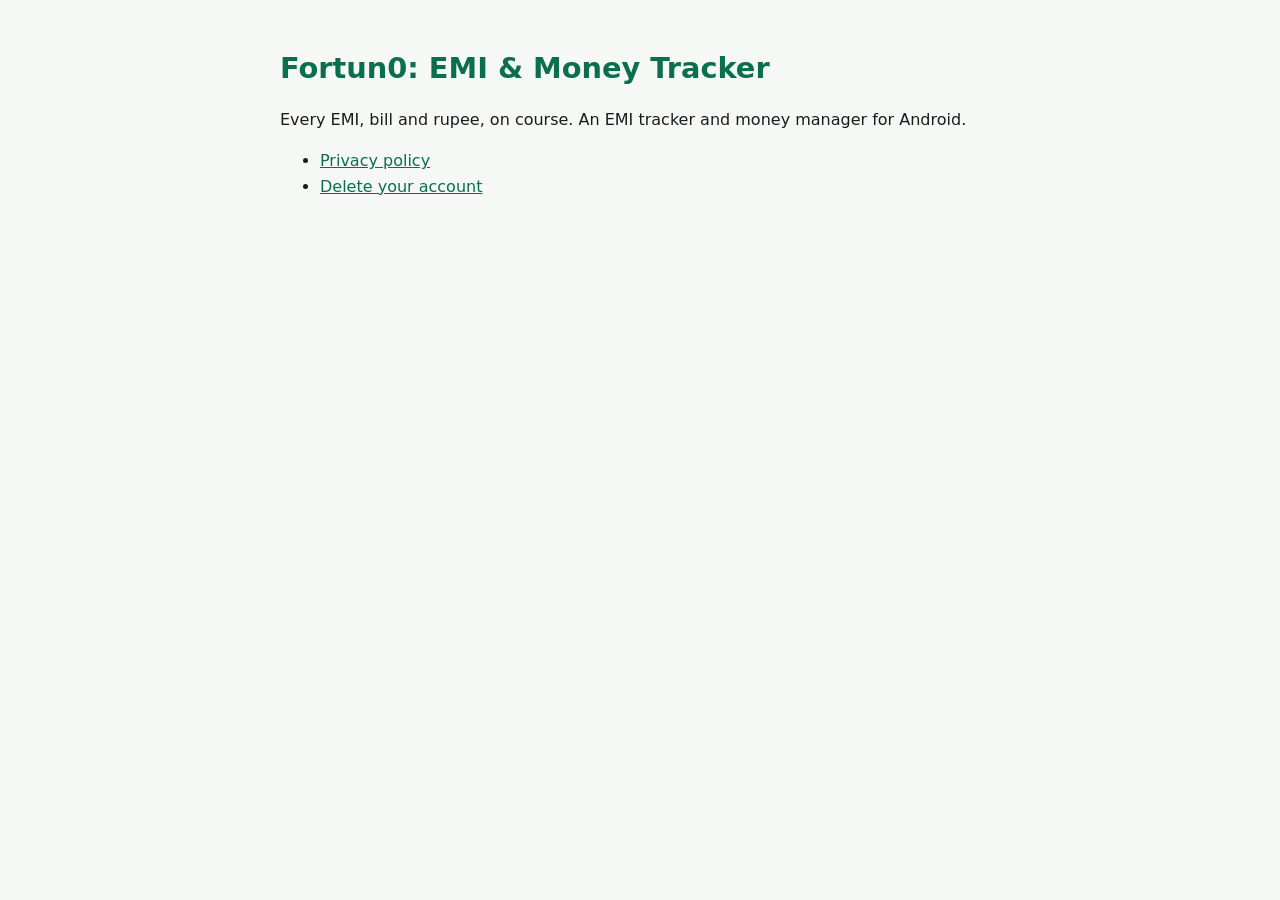
<file: public/index.html>
<!doctype html>
<html lang="en">
<head>
<meta charset="utf-8">
<meta name="viewport" content="width=device-width, initial-scale=1">
<title>Fortun0: EMI & Money Tracker</title>
<link rel="stylesheet" href="style.css">
</head>
<body>
<main>
<h1>Fortun0: EMI & Money Tracker</h1>
<p>Every EMI, bill and rupee, on course. An EMI tracker and money manager for Android.</p>
<ul>
  <li><a href="privacy.html">Privacy policy</a></li>
  <li><a href="delete-account.html">Delete your account</a></li>
</ul>
</main>
</body>
</html>
</file>
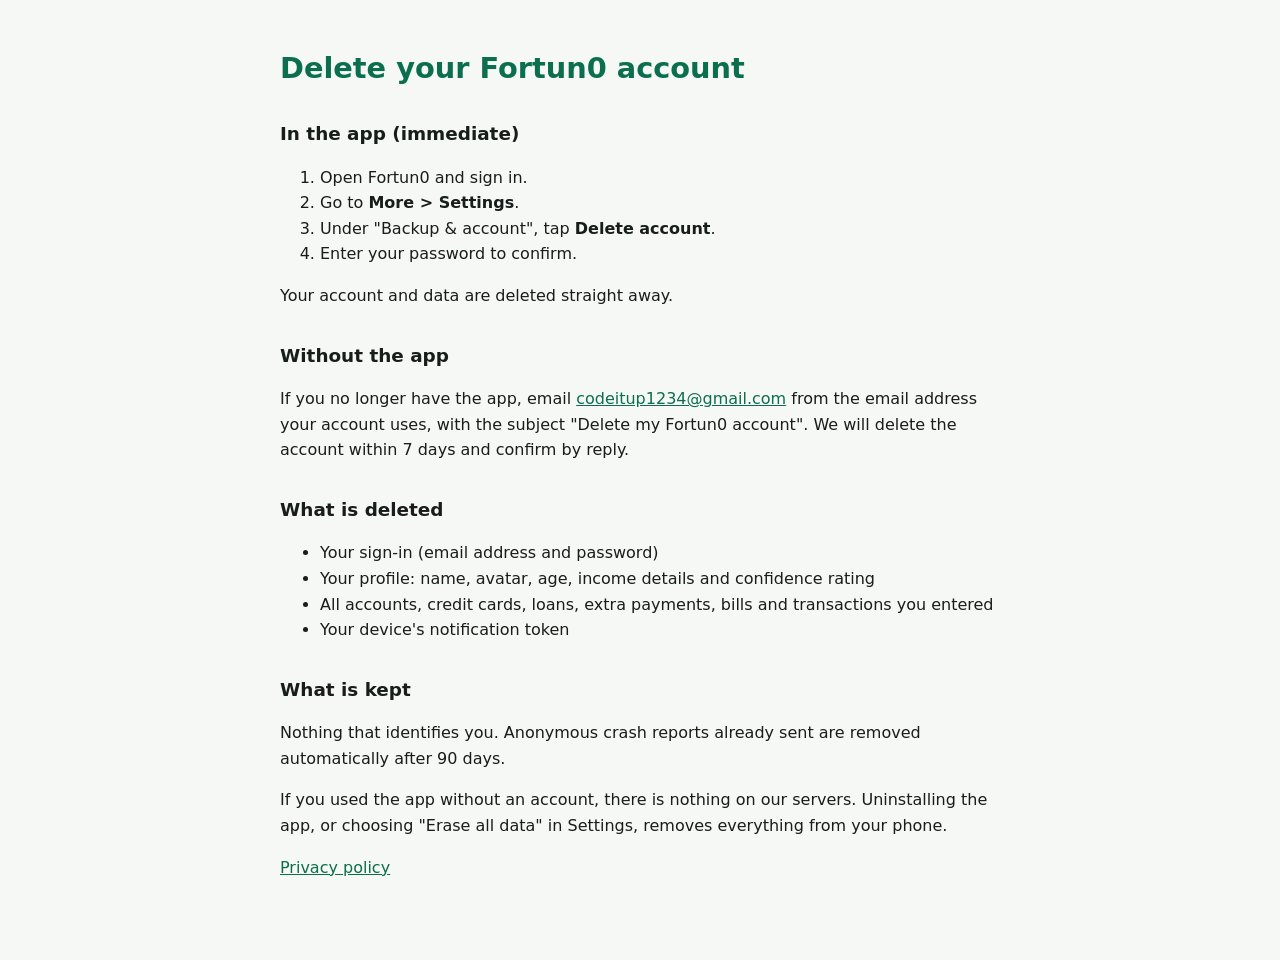
<file: public/delete-account.html>
<!doctype html>
<html lang="en">
<head>
<meta charset="utf-8">
<meta name="viewport" content="width=device-width, initial-scale=1">
<title>Delete your account - Fortun0</title>
<link rel="stylesheet" href="style.css">
</head>
<body>
<main>
<h1>Delete your Fortun0 account</h1>

<h2>In the app (immediate)</h2>
<ol>
  <li>Open Fortun0 and sign in.</li>
  <li>Go to <strong>More &gt; Settings</strong>.</li>
  <li>Under "Backup &amp; account", tap <strong>Delete account</strong>.</li>
  <li>Enter your password to confirm.</li>
</ol>
<p>Your account and data are deleted straight away.</p>

<h2>Without the app</h2>
<p>If you no longer have the app, email <a href="mailto:codeitup1234@gmail.com?subject=Delete%20my%20Paisa%20Pilot%20account">codeitup1234@gmail.com</a>
from the email address your account uses, with the subject "Delete my Fortun0 account".
We will delete the account within 7 days and confirm by reply.</p>

<h2>What is deleted</h2>
<ul>
  <li>Your sign-in (email address and password)</li>
  <li>Your profile: name, avatar, age, income details and confidence rating</li>
  <li>All accounts, credit cards, loans, extra payments, bills and transactions you entered</li>
  <li>Your device's notification token</li>
</ul>

<h2>What is kept</h2>
<p>Nothing that identifies you. Anonymous crash reports already sent are removed automatically after 90 days.</p>

<p>If you used the app without an account, there is nothing on our servers. Uninstalling the app,
or choosing "Erase all data" in Settings, removes everything from your phone.</p>

<p><a href="privacy.html">Privacy policy</a></p>
</main>
</body>
</html>
</file>
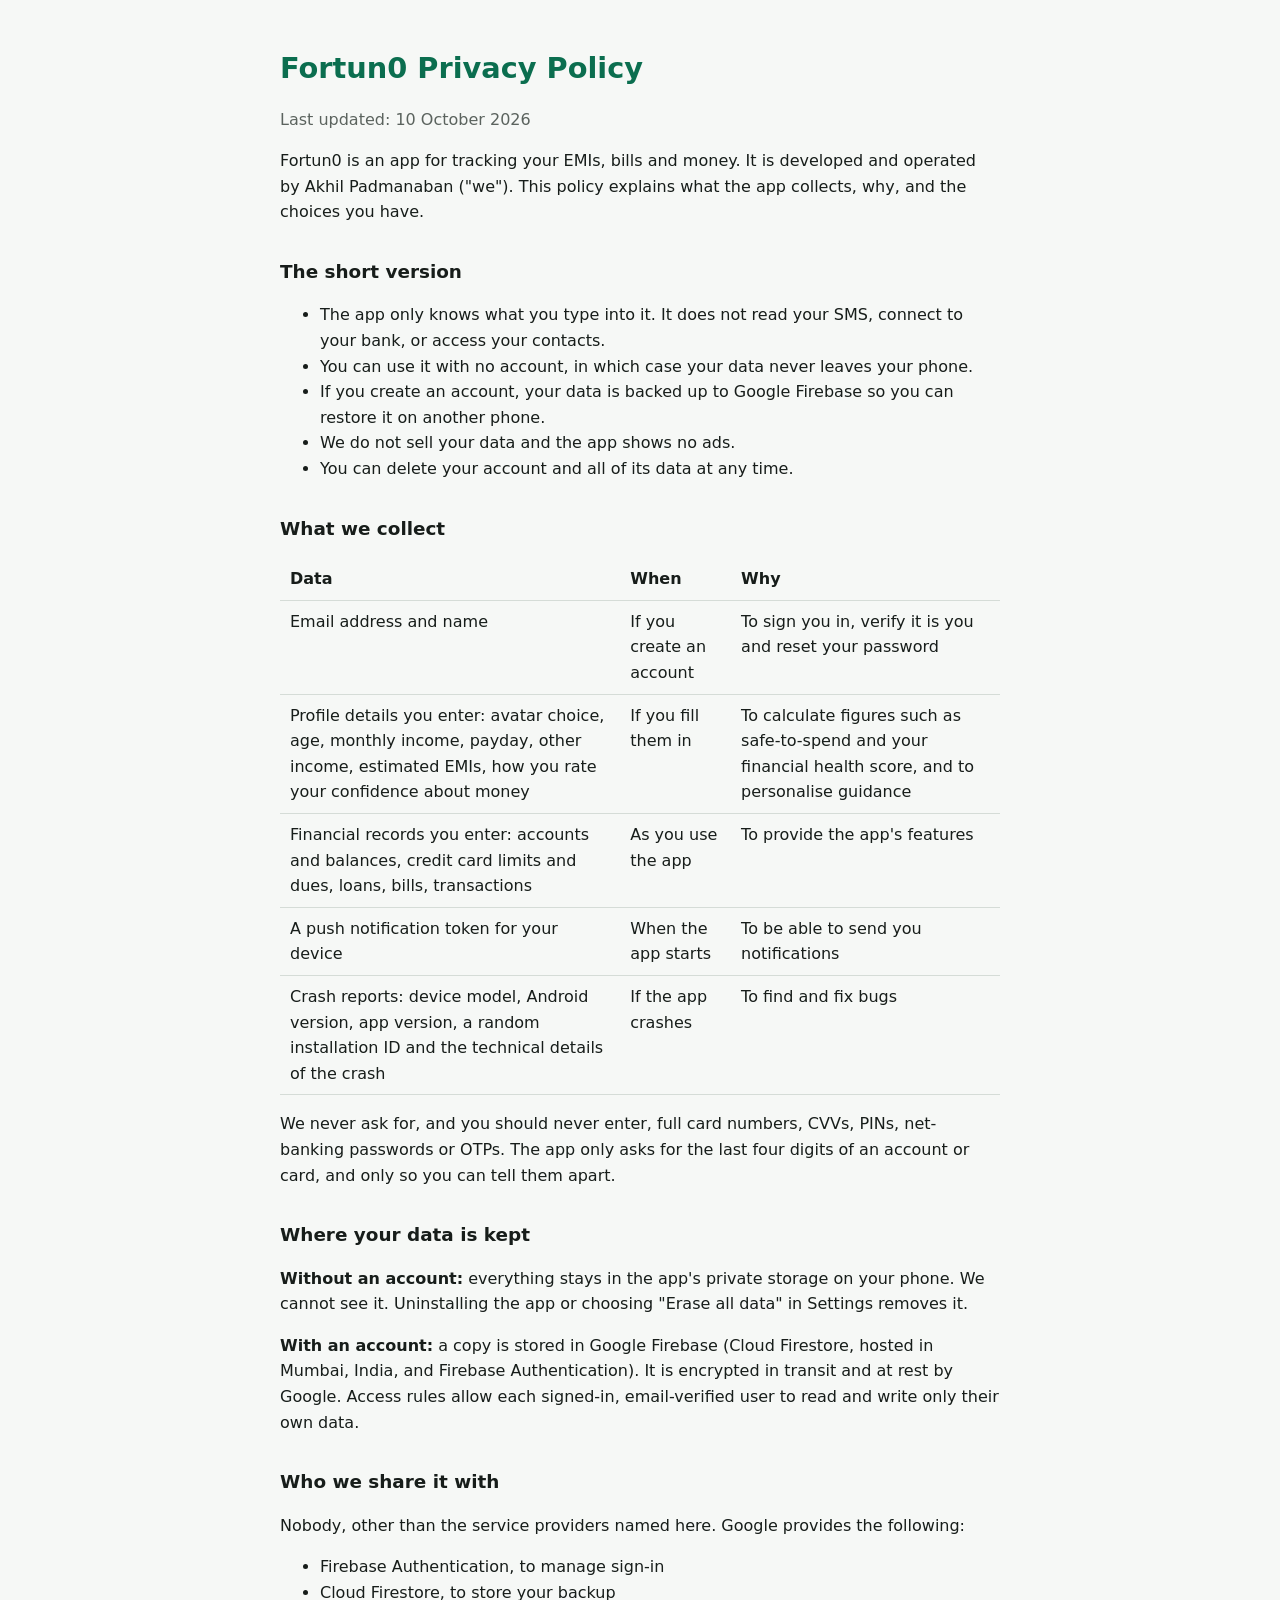
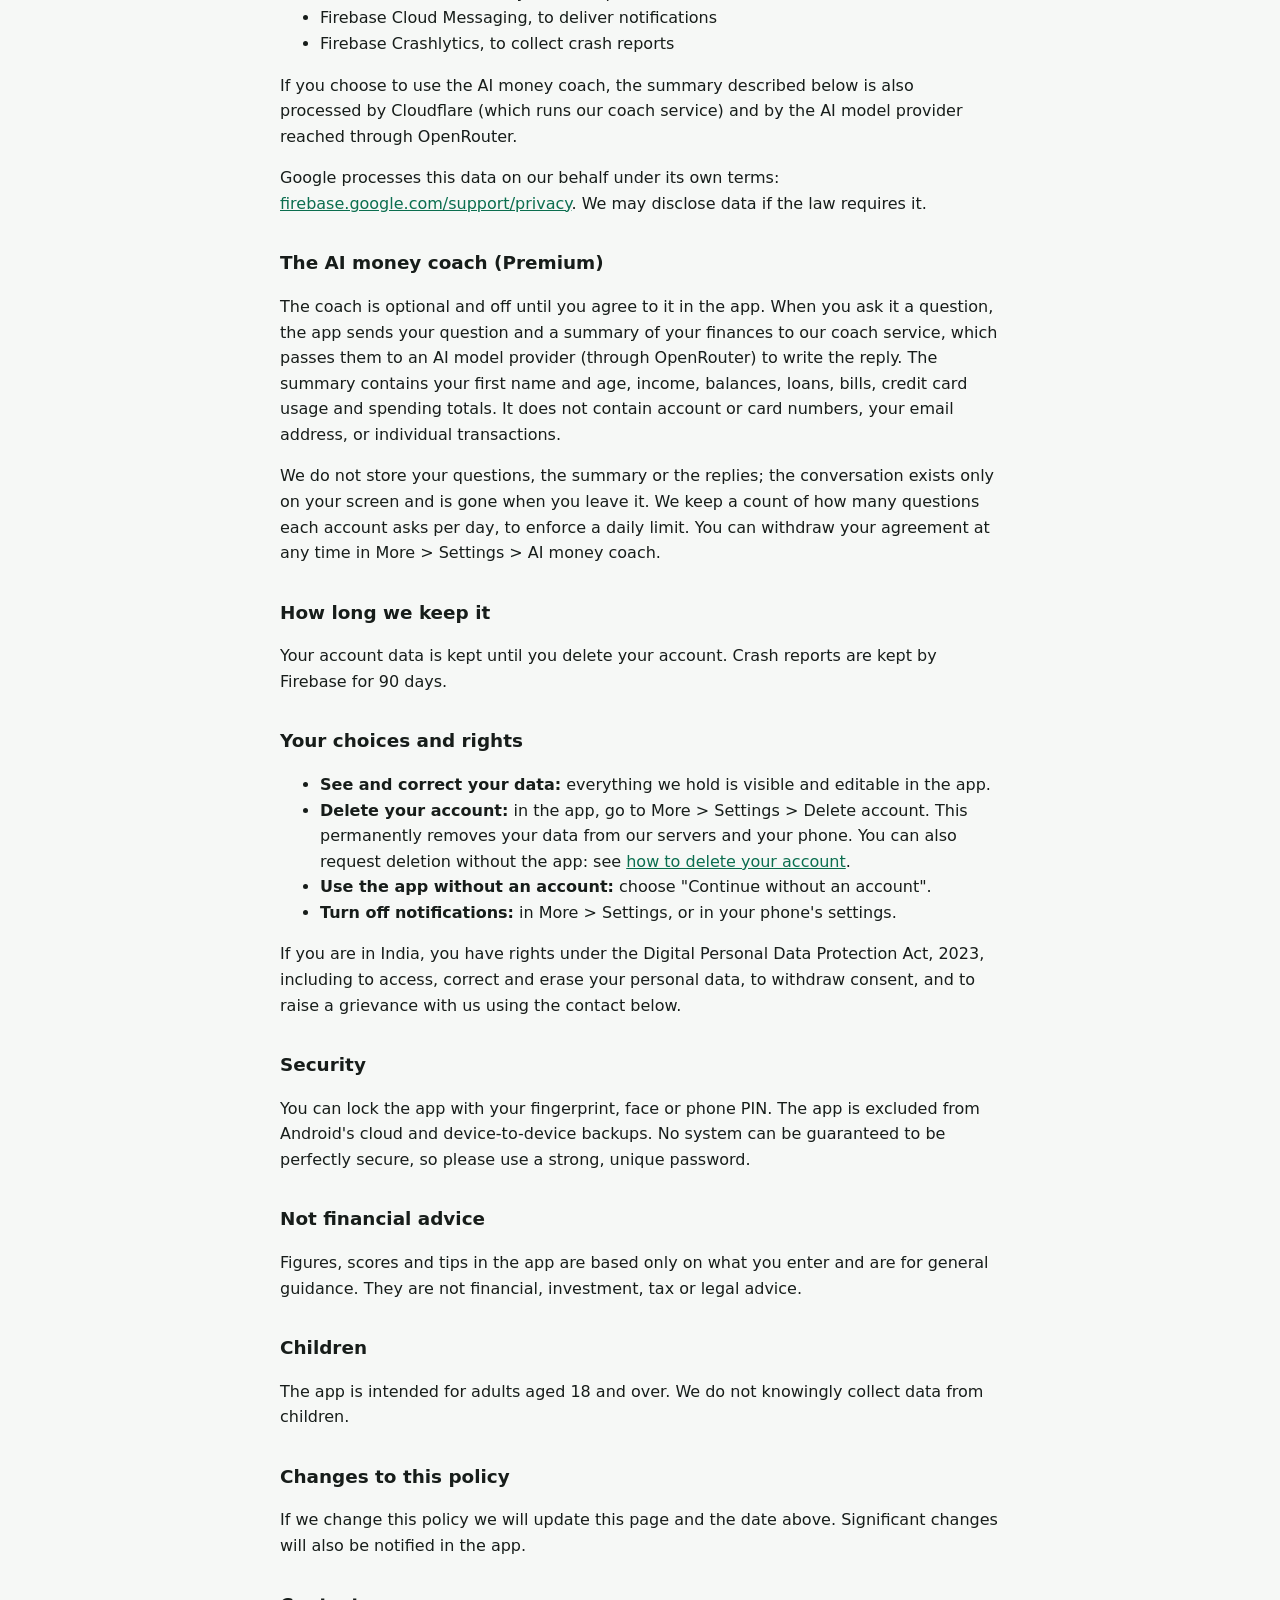
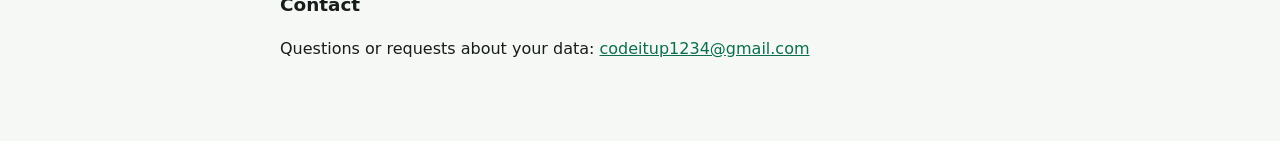
<file: public/privacy.html>
<!doctype html>
<html lang="en">
<head>
<meta charset="utf-8">
<meta name="viewport" content="width=device-width, initial-scale=1">
<title>Privacy Policy - Fortun0</title>
<link rel="stylesheet" href="style.css">
</head>
<body>
<main>
<h1>Fortun0 Privacy Policy</h1>
<p class="muted">Last updated: 10 October 2026</p>

<p>Fortun0 is an app for tracking your EMIs, bills and money. It is developed and operated by
Akhil Padmanaban ("we"). This policy explains what the app collects, why, and the choices you have.</p>

<h2>The short version</h2>
<ul>
  <li>The app only knows what you type into it. It does not read your SMS, connect to your bank, or access your contacts.</li>
  <li>You can use it with no account, in which case your data never leaves your phone.</li>
  <li>If you create an account, your data is backed up to Google Firebase so you can restore it on another phone.</li>
  <li>We do not sell your data and the app shows no ads.</li>
  <li>You can delete your account and all of its data at any time.</li>
</ul>

<h2>What we collect</h2>
<table>
  <tr><th>Data</th><th>When</th><th>Why</th></tr>
  <tr><td>Email address and name</td><td>If you create an account</td><td>To sign you in, verify it is you and reset your password</td></tr>
  <tr><td>Profile details you enter: avatar choice, age, monthly income, payday, other income, estimated EMIs, how you rate your confidence about money</td><td>If you fill them in</td><td>To calculate figures such as safe-to-spend and your financial health score, and to personalise guidance</td></tr>
  <tr><td>Financial records you enter: accounts and balances, credit card limits and dues, loans, bills, transactions</td><td>As you use the app</td><td>To provide the app's features</td></tr>
  <tr><td>A push notification token for your device</td><td>When the app starts</td><td>To be able to send you notifications</td></tr>
  <tr><td>Crash reports: device model, Android version, app version, a random installation ID and the technical details of the crash</td><td>If the app crashes</td><td>To find and fix bugs</td></tr>
</table>
<p>We never ask for, and you should never enter, full card numbers, CVVs, PINs, net-banking passwords or OTPs.
The app only asks for the last four digits of an account or card, and only so you can tell them apart.</p>

<h2>Where your data is kept</h2>
<p><strong>Without an account:</strong> everything stays in the app's private storage on your phone. We cannot see it.
Uninstalling the app or choosing "Erase all data" in Settings removes it.</p>
<p><strong>With an account:</strong> a copy is stored in Google Firebase (Cloud Firestore, hosted in Mumbai, India, and
Firebase Authentication). It is encrypted in transit and at rest by Google. Access rules allow each signed-in,
email-verified user to read and write only their own data.</p>

<h2>Who we share it with</h2>
<p>Nobody, other than the service providers named here. Google provides the following:</p>
<ul>
  <li>Firebase Authentication, to manage sign-in</li>
  <li>Cloud Firestore, to store your backup</li>
  <li>Firebase Cloud Messaging, to deliver notifications</li>
  <li>Firebase Crashlytics, to collect crash reports</li>
</ul>
<p>If you choose to use the AI money coach, the summary described below is also processed by Cloudflare (which runs our
coach service) and by the AI model provider reached through OpenRouter.</p>
<p>Google processes this data on our behalf under its own terms:
<a href="https://firebase.google.com/support/privacy">firebase.google.com/support/privacy</a>.
We may disclose data if the law requires it.</p>

<h2>The AI money coach (Premium)</h2>
<p>The coach is optional and off until you agree to it in the app. When you ask it a question, the app sends your question
and a summary of your finances to our coach service, which passes them to an AI model provider (through OpenRouter) to
write the reply. The summary contains your first name and age, income, balances, loans, bills, credit card usage and
spending totals. It does not contain account or card numbers, your email address, or individual transactions.</p>
<p>We do not store your questions, the summary or the replies; the conversation exists only on your screen and is gone
when you leave it. We keep a count of how many questions each account asks per day, to enforce a daily limit.
You can withdraw your agreement at any time in More &gt; Settings &gt; AI money coach.</p>

<h2>How long we keep it</h2>
<p>Your account data is kept until you delete your account. Crash reports are kept by Firebase for 90 days.</p>

<h2>Your choices and rights</h2>
<ul>
  <li><strong>See and correct your data:</strong> everything we hold is visible and editable in the app.</li>
  <li><strong>Delete your account:</strong> in the app, go to More &gt; Settings &gt; Delete account. This permanently removes
      your data from our servers and your phone. You can also request deletion without the app:
      see <a href="delete-account.html">how to delete your account</a>.</li>
  <li><strong>Use the app without an account:</strong> choose "Continue without an account".</li>
  <li><strong>Turn off notifications:</strong> in More &gt; Settings, or in your phone's settings.</li>
</ul>
<p>If you are in India, you have rights under the Digital Personal Data Protection Act, 2023, including to access,
correct and erase your personal data, to withdraw consent, and to raise a grievance with us using the contact below.</p>

<h2>Security</h2>
<p>You can lock the app with your fingerprint, face or phone PIN. The app is excluded from Android's cloud and
device-to-device backups. No system can be guaranteed to be perfectly secure, so please use a strong, unique password.</p>

<h2>Not financial advice</h2>
<p>Figures, scores and tips in the app are based only on what you enter and are for general guidance.
They are not financial, investment, tax or legal advice.</p>

<h2>Children</h2>
<p>The app is intended for adults aged 18 and over. We do not knowingly collect data from children.</p>

<h2>Changes to this policy</h2>
<p>If we change this policy we will update this page and the date above. Significant changes will also be notified in the app.</p>

<h2>Contact</h2>
<p>Questions or requests about your data: <a href="mailto:codeitup1234@gmail.com">codeitup1234@gmail.com</a></p>
</main>
</body>
</html>
</file>
<file: public/style.css>
:root { color-scheme: light dark; }
body {
  margin: 0;
  font: 16px/1.6 system-ui, -apple-system, "Segoe UI", Roboto, sans-serif;
  background: #f6f8f6;
  color: #171d1a;
}
main { max-width: 720px; margin: 0 auto; padding: 32px 20px 64px; }
h1 { font-size: 1.8rem; line-height: 1.25; color: #0b6e4f; }
h2 { font-size: 1.15rem; margin-top: 2rem; }
a { color: #0b6e4f; }
.muted { color: #5b635e; }
table { width: 100%; border-collapse: collapse; display: block; overflow-x: auto; }
th, td { text-align: left; vertical-align: top; padding: 8px 10px; border-bottom: 1px solid #d5dcd7; }
@media (prefers-color-scheme: dark) {
  body { background: #0f1412; color: #e0e4e0; }
  h1, a { color: #7fddb6; }
  .muted { color: #bfc9c3; }
  th, td { border-bottom-color: #333b37; }
}
</file>
